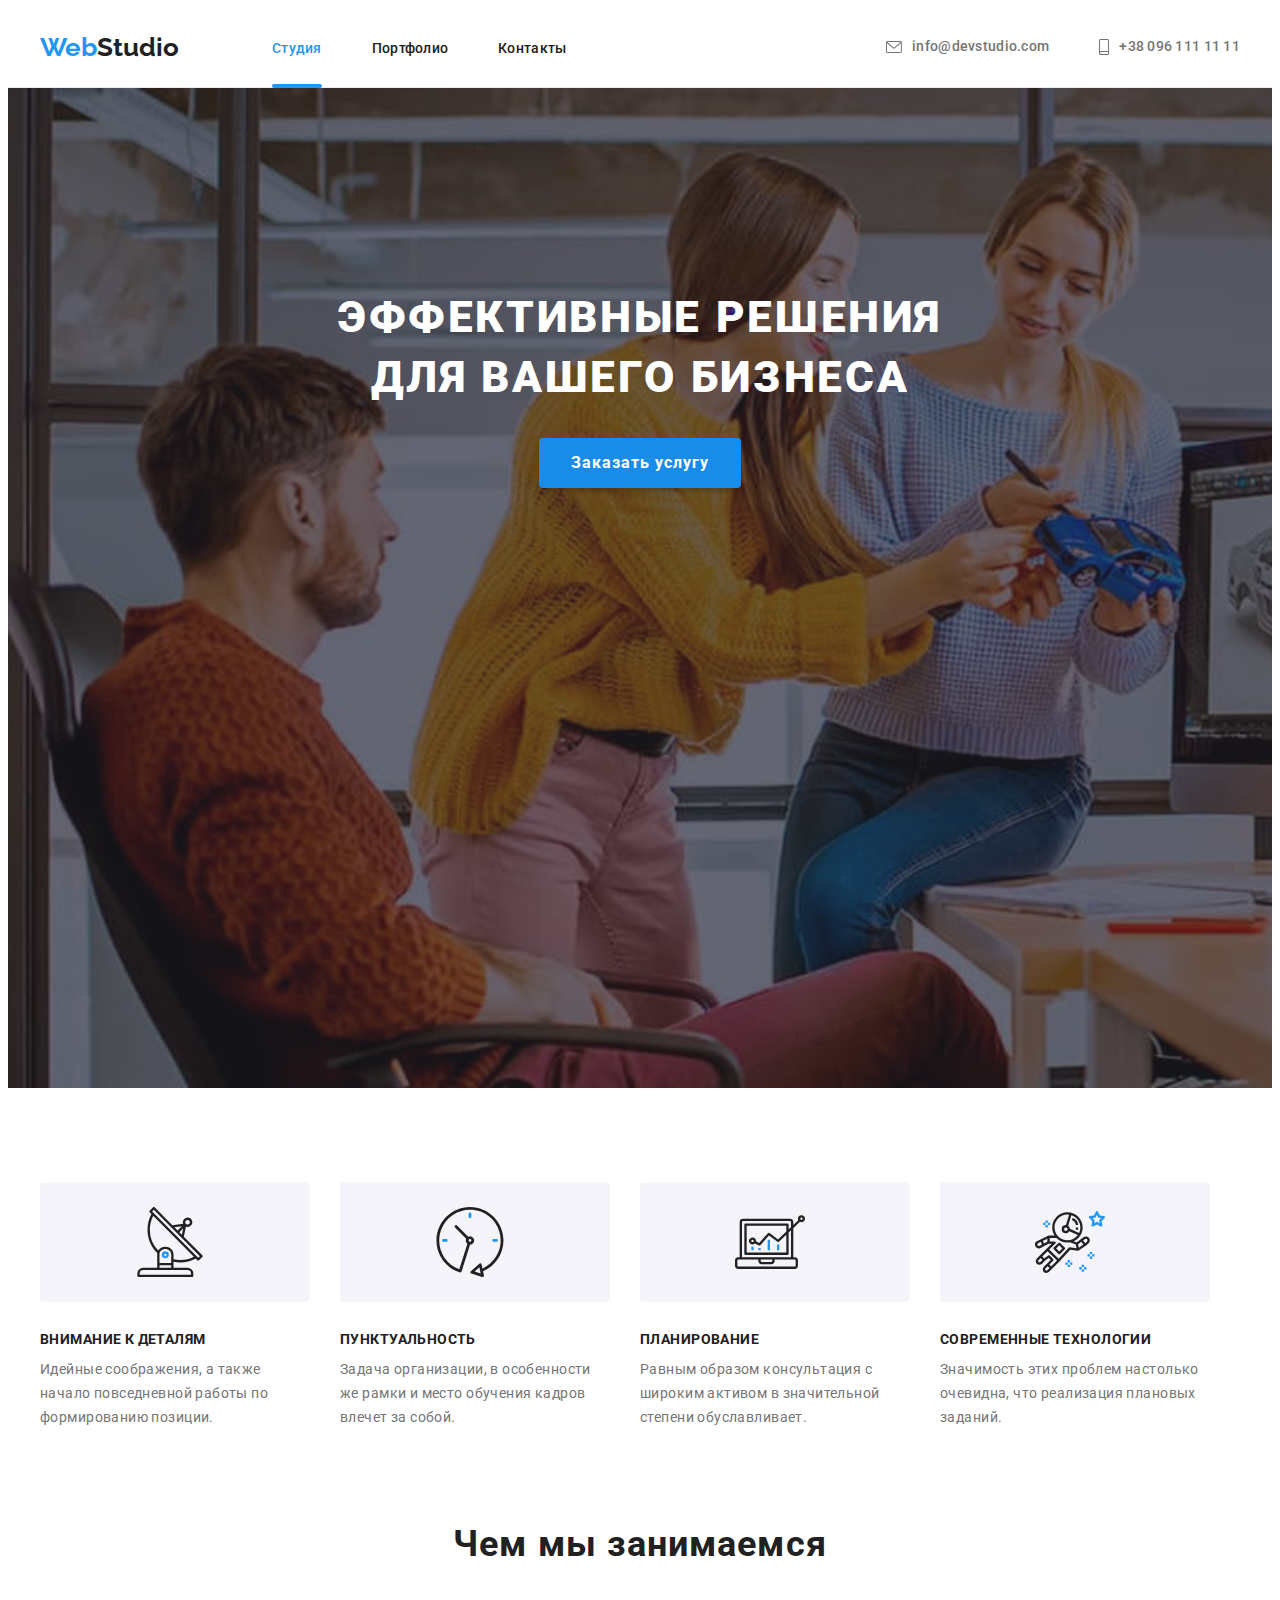
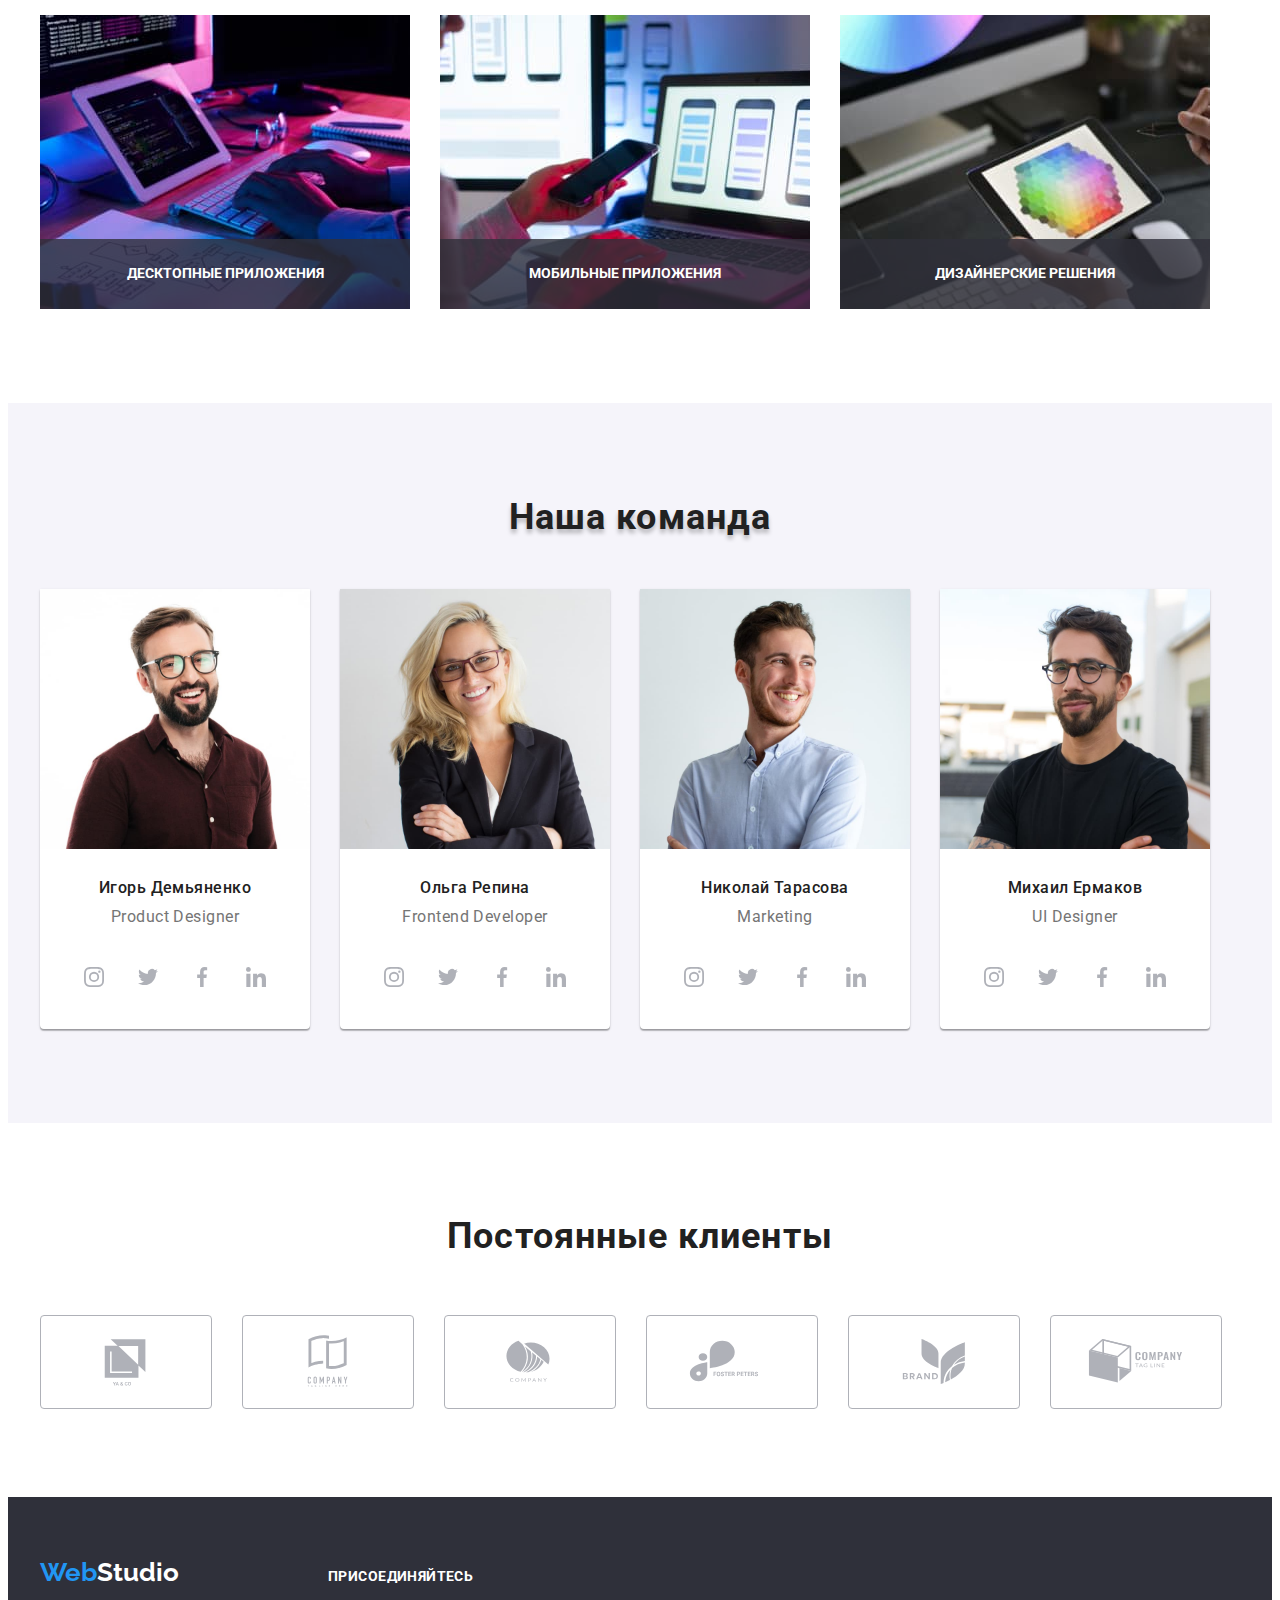
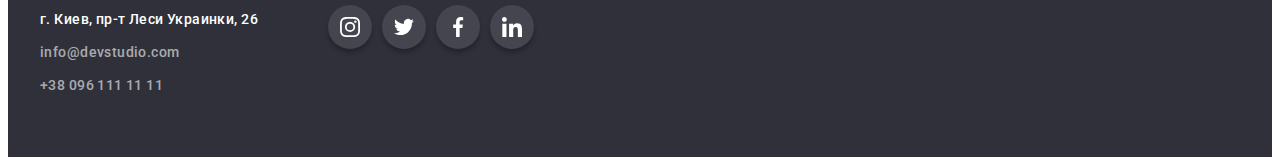
<file: index.html>
<!DOCTYPE html>
<html lang="ru">
  <head>
    <meta charset="UTF-8" />
    <meta http-equiv="X-UA-Compatible" content="IE=edge" />
    <meta name="viewport" content="width=device-width, initial-scale=1.0" />
    <title>Home Work 5</title>
    <link rel="preconnect" href="https://fonts.googleapis.com" />
    <link rel="preconnect" href="https://fonts.gstatic.com" crossorigin />
    <link
      href="https://fonts.googleapis.com/css2?family=Raleway:wght@700&family=Roboto:wght@400;500;700;900&display=swap"
      rel="stylesheet"
    />
    <link
      rel="stylesheet"
      href="https://cdnjs.cloudflare.com/ajax/libs/modern-normalize/1.1.0/modern-normalize.min.css"
      integrity="sha512-wpPYUAdjBVSE4KJnH1VR1HeZfpl1ub8YT/NKx4PuQ5NmX2tKuGu6U/JRp5y+Y8XG2tV+wKQpNHVUX03MfMFn9Q=="
      crossorigin="anonymous"
      referrerpolicy="no-referrer"
    />
    <link rel="stylesheet" href="./css/styles.css" />
  </head>
  <body>
    <header class="header">
      <div class="container header-container">
        <div class="flex-container">
          <a href="" class="header-logo"><span class="logo-span">Web</span>Studio</a>
          <nav>
            <ul class="marker-list header-list">
              <li class="item"><a class="nav-link current" href="">Студия</a></li>
              <li class="item"><a class="nav-link" href="./porfolio.html">Портфолио</a></li>
              <li class="item"><a class="nav-link" href="">Контакты</a></li>
            </ul>
          </nav>
          <ul class="marker-list header-list-contact">
            <li class="contact-item">
              <a class="contact-link" href="mailto:info@devstudio.com">
                <svg class="icon-header-mail" width="16" height="12">
                  <use href="./images/symbol-defs.svg#header-icon1"></use></svg
                >info@devstudio.com</a
              >
            </li>
            <li class="contact-item">
              <a class="contact-link" href="tel:+380961111111">
                <svg class="icon-header-mail" width="10" height="16">
                  <use href="./images/symbol-defs.svg#header-icon2"></use>
                </svg>
                +38 096 111 11 11
              </a>
            </li>
          </ul>
        </div>
      </div>
    </header>
    <main>
      <!-- SECTION HERO START -->
      <section class="hero-section hero">
        <div class="container">
          <h1 class="main-title">
            Эффективные решения <br />
            для вашего бизнеса
          </h1>
          <button type="button" class="btn-order-service" data-modal-open>Заказать услугу</button>
        </div>
      </section>
      <!-- SECTION HERO END -->
      <!-- SECTION OPPORTUNITIES START -->
      <section class="section">
        <div class="container">
          <h2 class="visually-hidden">Наши преимущества</h2>
          <ul class="marker-list list-box">
            <li class="item">
              <div class="icon-element">
                <svg class="icon-header-mail" width="70" height="70">
                  <use href="./images/symbol-defs.svg#opportunites-icon1"></use>
                </svg>
              </div>
              <h3 class="small-title">Внимание к деталям</h3>
              <p class="text-title">
                Идейные соображения, а также начало повседневной работы по формированию позиции.
              </p>
            </li>

            <li class="item">
              <div class="icon-element">
                <svg class="icon-header-mail" width="70" height="70">
                  <use href="./images/symbol-defs.svg#opportunites-icon2"></use>
                </svg>
              </div>
              <h3 class="small-title">Пунктуальность</h3>
              <p class="text-title">
                Задача организации, в особенности же рамки и место обучения кадров влечет за собой.
              </p>
            </li>

            <li class="item">
              <div class="icon-element">
                <svg class="icon-header-mail" width="70" height="70">
                  <use href="./images/symbol-defs.svg#opportunites-icon3"></use>
                </svg>
              </div>
              <h3 class="small-title">Планирование</h3>
              <p class="text-title">
                Равным образом консультация с широким активом в значительной степени обуславливает.
              </p>
            </li>

            <li class="item">
              <div class="icon-element">
                <svg class="icon-header-mail" width="70" height="70">
                  <use href="./images/symbol-defs.svg#opportunites-icon4"></use>
                </svg>
              </div>
              <h3 class="small-title">Современные технологии</h3>
              <p class="text-title">
                Значимость этих проблем настолько очевидна, что реализация плановых заданий.
              </p>
            </li>
          </ul>
        </div>
      </section>
      <!-- SECTION OPPORTUNITIES END -->
      <!-- SECTION ABOUT US START -->
      <section class="section section-about-us">
        <div class="container">
          <h2 class="section-title">Чем мы занимаемся</h2>
          <ul class="marker-list flex-box-img">
            <li class="item">
              <div class="box-computer-img">
                <img
                  class="computer-img"
                  src="./images/img-1.jpg"
                  alt="Компьютер"
                  width="370"
                  height="294"
                />
                <p class="text-on-img">Десктопные приложения</p>
              </div>
            </li>
            <li class="item">
              <div class="box-computer-img">
                <img
                  class="computer-img"
                  src="./images/img-2.jpg"
                  alt="Ноутбук"
                  width="370"
                  height="294"
                />
                <p class="text-on-img">Мобильные приложения</p>
              </div>
            </li>
            <li class="item">
              <div class="box-computer-img">
                <img
                  class="computer-img"
                  src="./images/img-3.jpg"
                  alt="Планшет с изображением"
                  width="370"
                  height="294"
                />
                <p class="text-on-img">Дизайнерские решения</p>
              </div>
            </li>
          </ul>
        </div>
      </section>
      <!-- SECTION ABOUT US END -->
      <!-- SECTION COMMAND START -->
      <section class="section section-command">
        <div class="container">
          <h2 class="section-title title-our-command">Наша команда</h2>
          <ul class="marker-list flex-box-pic">
            <li class="item item-pic">
              <img src="./images/photo-1.jpg" alt="Игорь Демьяненко" width="270" height="260" />
              <div class="text-wrapper">
                <h3 class="title-staff">Игорь Демьяненко</h3>
                <p class="text-staff-position" lang="en">Product Designer</p>
                <div class="icon-wrapper">
                  <a href="" class="link-social-icon">
                    <svg class="icon-social" width="20" height="20">
                      <use href="./images/symbol-defs.svg#instagram-icon"></use>
                    </svg>
                  </a>
                  <a href="" class="link-social-icon">
                    <svg class="icon-social" width="20" height="20">
                      <use href="./images/symbol-defs.svg#twitter-icon"></use>
                    </svg>
                  </a>
                  <a href="" class="link-social-icon">
                    <svg class="icon-social" width="20" height="20">
                      <use href="./images/symbol-defs.svg#facebook-icon"></use>
                    </svg>
                  </a>
                  <a href="" class="link-social-icon">
                    <svg class="icon-social" width="20" height="20">
                      <use href="./images/symbol-defs.svg#linkedin-icon"></use>
                    </svg>
                  </a>
                </div>
              </div>
            </li>
            <li class="item item-pic">
              <img src="./images/photo-2.jpg" alt="Ольга Репина" width="270" height="260" />
              <div class="text-wrapper">
                <h3 class="title-staff">Ольга Репина</h3>
                <p class="text-staff-position" lang="en">Frontend Developer</p>
                <div class="icon-wrapper">
                  <a href="" class="link-social-icon icon-instagram">
                    <svg class="icon-social" width="20" height="20">
                      <use href="./images/symbol-defs.svg#instagram-icon"></use>
                    </svg>
                  </a>
                  <a href="" class="link-social-icon">
                    <svg class="icon-social" width="20" height="20">
                      <use href="./images/symbol-defs.svg#twitter-icon"></use>
                    </svg>
                  </a>
                  <a href="" class="link-social-icon">
                    <svg class="icon-social" width="20" height="20">
                      <use href="./images/symbol-defs.svg#facebook-icon"></use>
                    </svg>
                  </a>
                  <a href="" class="link-social-icon icon-linkedin">
                    <svg class="icon-social" width="20" height="20">
                      <use href="./images/symbol-defs.svg#linkedin-icon"></use>
                    </svg>
                  </a>
                </div>
              </div>
            </li>
            <li class="item item-pic">
              <img src="./images/photo-3.jpg" alt="Николай Тарасов" width="270" height="260" />
              <div class="text-wrapper">
                <h3 class="title-staff">Николай Тарасова</h3>
                <p class="text-staff-position" lang="en">Marketing</p>
                <div class="icon-wrapper">
                  <a href="" class="link-social-icon icon-instagram">
                    <svg class="icon-social" width="20" height="20">
                      <use href="./images/symbol-defs.svg#instagram-icon"></use>
                    </svg>
                  </a>
                  <a href="" class="link-social-icon">
                    <svg class="icon-social" width="20" height="20">
                      <use href="./images/symbol-defs.svg#twitter-icon"></use>
                    </svg>
                  </a>
                  <a href="" class="link-social-icon">
                    <svg class="icon-social" width="20" height="20">
                      <use href="./images/symbol-defs.svg#facebook-icon"></use>
                    </svg>
                  </a>
                  <a href="" class="link-social-icon icon-linkedin">
                    <svg class="icon-social" width="20" height="20">
                      <use href="./images/symbol-defs.svg#linkedin-icon"></use>
                    </svg>
                  </a>
                </div>
              </div>
            </li>
            <li class="item item-pic">
              <img src="./images/photo-4.jpg" alt="Михаил Ермаков" width="270" height="260" />
              <div class="text-wrapper">
                <h3 class="title-staff">Михаил Ермаков</h3>
                <p class="text-staff-position" lang="en">UI Designer</p>
                <div class="icon-wrapper">
                  <a href="" class="link-social-icon icon-instagram">
                    <svg class="icon-social" width="20" height="20">
                      <use href="./images/symbol-defs.svg#instagram-icon"></use>
                    </svg>
                  </a>
                  <a href="" class="link-social-icon">
                    <svg class="icon-social" width="20" height="20">
                      <use href="./images/symbol-defs.svg#twitter-icon"></use>
                    </svg>
                  </a>
                  <a href="" class="link-social-icon">
                    <svg class="icon-social" width="20" height="20">
                      <use href="./images/symbol-defs.svg#facebook-icon"></use>
                    </svg>
                  </a>
                  <a href="" class="link-social-icon icon-linkedin">
                    <svg class="icon-social" width="20" height="20">
                      <use href="./images/symbol-defs.svg#linkedin-icon"></use>
                    </svg>
                  </a>
                </div>
              </div>
            </li>
          </ul>
        </div>
      </section>
      <!-- SECTION COMMAND END -->
      <!-- SECTION CLIENTS START -->
      <section class="section-clients">
        <div class="container">
          <h2 class="section-title title-clients">Постоянные клиенты</h2>
          <ul class="list-icon">
            <li class="item-icon">
              <a class="link-icon" href="">
                <svg class="icon-clients" width="106" height="60">
                  <use href="./images/symbol-defs.svg#sponsor-icon1"></use>
                </svg>
              </a>
            </li>
            <li class="item-icon">
              <a class="link-icon" href="">
                <svg class="icon-clients" width="106" height="60">
                  <use href="./images/symbol-defs.svg#sponsor-icon2"></use>
                </svg>
              </a>
            </li>
            <li class="item-icon">
              <a class="link-icon" href="">
                <svg class="icon-clients" width="106" height="60">
                  <use href="./images/symbol-defs.svg#sponsor-icon3"></use>
                </svg>
              </a>
            </li>
            <li class="item-icon">
              <a class="link-icon" href="">
                <svg class="icon-clients" width="106" height="60">
                  <use href="./images/symbol-defs.svg#sponsor-icon4"></use>
                </svg>
              </a>
            </li>
            <li class="item-icon">
              <a class="link-icon" href="">
                <svg class="icon-clients" width="106" height="60">
                  <use href="./images/symbol-defs.svg#sponsor-icon5"></use>
                </svg>
              </a>
            </li>
            <li class="item-icon">
              <a class="link-icon" href="">
                <svg class="icon-clients" width="106" height="60">
                  <use href="./images/symbol-defs.svg#sponsor-icon6"></use>
                </svg>
              </a>
            </li>
          </ul>
        </div>
      </section>

      <!-- SECTION CLIENTS END-->
    </main>
    <footer class="footer">
      <div class="container footer-flex-container">
        <div class="link-wrapper">
          <a href="" class="footer-logo"><span class="logo-span">Web</span>Studio</a>
          <address>
            <ul class="marker-list">
              <li class="item">
                <a
                  class="footer-link-contact footer-link-adress"
                  href="https://goo.gl/maps/3jRDSdYq94xRZy5t9"
                  target="_blank"
                  >г. Киев, пр-т Леси Украинки, 26</a
                >
              </li>
              <li class="item">
                <a class="footer-link-contact" href="mailto:info@devstudio.com"
                  >info@devstudio.com</a
                >
              </li>
              <li class="item">
                <a class="footer-link-contact" href="tel:+380961111111">+38 096 111 11 11</a>
              </li>
            </ul>
          </address>
        </div>
        <div class="footer-icon-wrapper">
          <p class="text-footer-icon">присоединяйтесь</p>
          <ul class="list-icon-wrapper">
            <li class="item-footer-icon">
              <a href="" class="footer-link-icon">
                <svg class="icon-social" width="20" height="20">
                  <use href="./images/symbol-defs.svg#instagram-icon"></use>
                </svg>
              </a>
            </li>
            <li class="item-footer-icon">
              <a href="" class="footer-link-icon">
                <svg class="icon-social" width="20" height="20">
                  <use href="./images/symbol-defs.svg#twitter-icon"></use>
                </svg>
              </a>
            </li>
            <li class="item-footer-icon">
              <a href="" class="footer-link-icon">
                <svg class="icon-social" width="20" height="20">
                  <use href="./images/symbol-defs.svg#facebook-icon"></use>
                </svg>
              </a>
            </li>
            <li class="item-footer-icon">
              <a href="" class="footer-link-icon">
                <svg class="icon-social" width="20" height="20">
                  <use href="./images/symbol-defs.svg#linkedin-icon"></use>
                </svg>
              </a>
            </li>
          </ul>
        </div>
      </div>
    </footer>
    <div class="backdrop is-hidden" data-modal>
      <div class="modal">
        <button class="btn-modal" type="button" data-modal-close>
          <svg class="modal-close-icon" width="18" height="18">
            <use href="./images/symbol-defs.svg#close-icon"></use>
          </svg>
        </button>
      </div>
    </div>
    <script src="./js/modal.js"></script>
  </body>
</html>
</file>
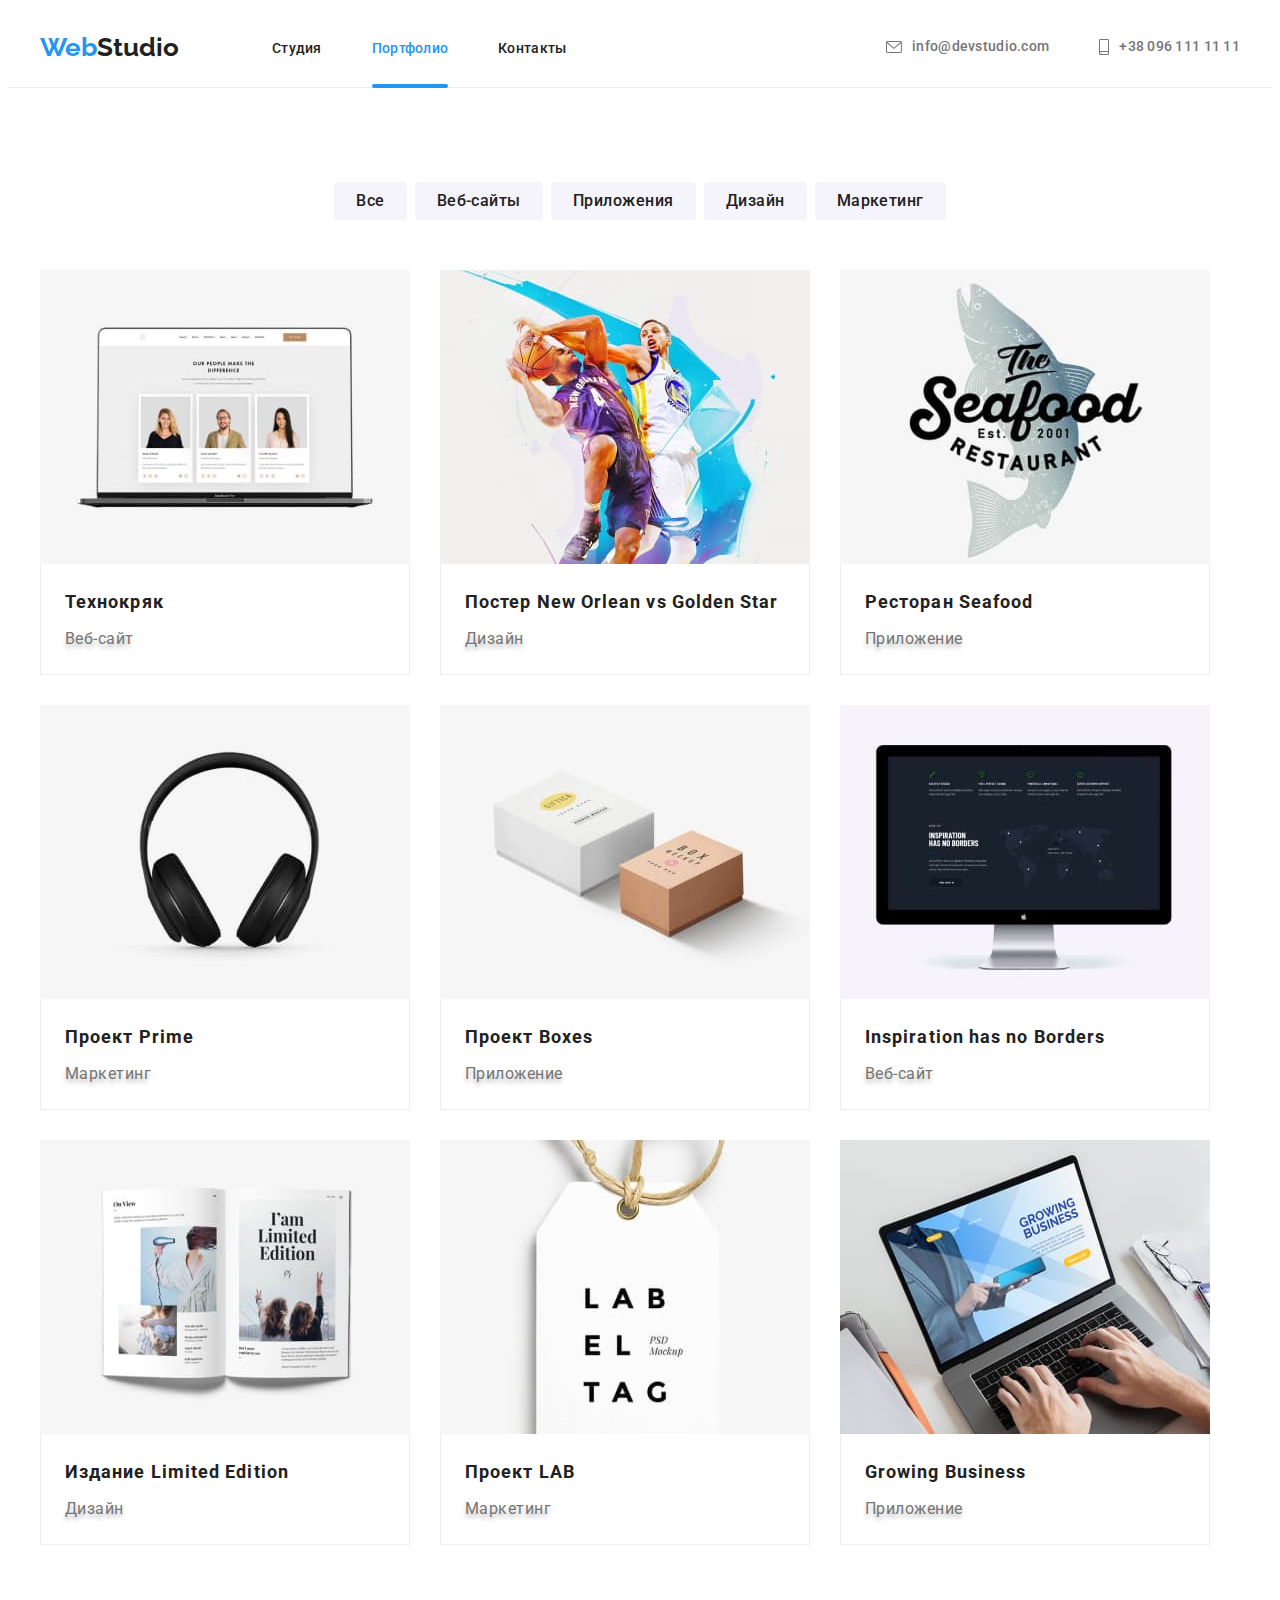
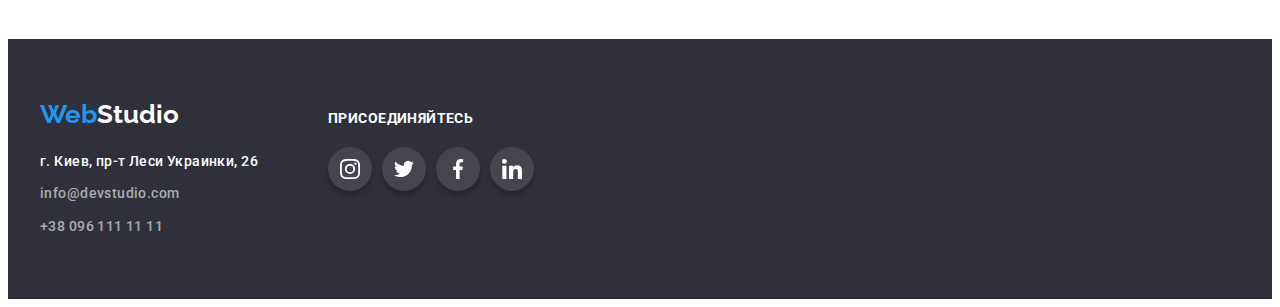
<file: porfolio.html>
<!DOCTYPE html>
<html lang="ru">
  <head>
    <meta charset="UTF-8" />
    <meta http-equiv="X-UA-Compatible" content="IE=edge" />
    <meta name="viewport" content="width=device-width, initial-scale=1.0" />
    <title>Home Work 5</title>
    <link rel="preconnect" href="https://fonts.googleapis.com" />
    <link rel="preconnect" href="https://fonts.gstatic.com" crossorigin />
    <link
      href="https://fonts.googleapis.com/css2?family=Raleway:wght@700&family=Roboto:wght@400;500;700;900&display=swap"
      rel="stylesheet"
    />
    <link
      rel="stylesheet"
      href="https://cdnjs.cloudflare.com/ajax/libs/modern-normalize/1.1.0/modern-normalize.min.css"
      integrity="sha512-wpPYUAdjBVSE4KJnH1VR1HeZfpl1ub8YT/NKx4PuQ5NmX2tKuGu6U/JRp5y+Y8XG2tV+wKQpNHVUX03MfMFn9Q=="
      crossorigin="anonymous"
      referrerpolicy="no-referrer"
    />
    <link rel="stylesheet" href="./css/styles.css" />
  </head>
  <body>
    <header class="header">
      <div class="container">
        <div class="flex-container">
          <a href="" class="header-logo"><span class="logo-span">Web</span>Studio</a>
          <nav>
            <ul class="marker-list header-list">
              <li class="item"><a class="nav-link" href="./index.html">Студия</a></li>
              <li class="item"><a class="nav-link current" href="">Портфолио</a></li>
              <li class="item"><a class="nav-link" href="">Контакты</a></li>
            </ul>
          </nav>
          <ul class="marker-list header-list-contact">
            <li class="contact-item">
              <a class="contact-link" href="mailto:info@devstudio.com">
                <svg class="icon-header-mail" width="16" height="12">
                  <use href="./images/symbol-defs.svg#header-icon1"></use></svg
                >info@devstudio.com</a
              >
            </li>
            <li class="contact-item">
              <a class="contact-link" href="tel:+380961111111">
                <svg class="icon-header-mail" width="10" height="16">
                  <use href="./images/symbol-defs.svg#header-icon2"></use>
                </svg>
                +38 096 111 11 11
              </a>
            </li>
          </ul>
        </div>
      </div>
    </header>
    <main>
      <section class="section-portfolio">
        <div class="container">
          <h1 class="visually-hidden">Наши проекты</h1>
          <ul class="marker-list btn-list">
            <li class="item"><button class="button-portfolio" type="button">Все</button></li>
            <li class="item"><button class="button-portfolio" type="button">Веб-сайты</button></li>
            <li class="item"><button class="button-portfolio" type="button">Приложения</button></li>
            <li class="item"><button class="button-portfolio" type="button">Дизайн</button></li>
            <li class="item"><button class="button-portfolio" type="button">Маркетинг</button></li>
          </ul>
          <ul class="marker-list cards-list">
            <li class="item">
              <a href="" class="link-img">
                <div class="img-wrapper">
                  <img src="./images/projects-img1.jpg" alt="Технокряк" width="370" height="294" />
                  <p class="overlay">
                    Технокряк это современная площадка распространения коронавируса. Компании
                    используют эту платформу для цифрового шпионажа и атак на защищённые сервера
                    конкурентов.
                  </p>
                </div>
                <div class="text-card">
                  <h2 class="portfolio-title">Технокряк</h2>
                  <p class="text-services">Веб-сайт</p>
                </div>
              </a>
            </li>

            <li class="item">
              <a href="" class="link-img">
                <div class="img-wrapper">
                  <img
                    src="./images/projects-img2.jpg"
                    alt="Постер New Orlean vs Golden Star"
                    width="370"
                    height="294"
                  />
                  <p class="overlay">
                    Технокряк это современная площадка распространения коронавируса. Компании
                    используют эту платформу для цифрового шпионажа и атак на защищённые сервера
                    конкурентов.
                  </p>
                </div>
                <div class="text-card">
                  <h2 class="portfolio-title">
                    Постер <span lang="en">New Orlean vs Golden Star</span>
                  </h2>
                  <p class="text-services">Дизайн</p>
                </div>
              </a>
            </li>

            <li class="item">
              <a href="" class="link-img">
                <div class="img-wrapper">
                  <img
                    src="./images/projects-img3.jpg"
                    alt="Ресторан Seafood"
                    width="370"
                    height="294"
                  />
                  <p class="overlay">
                    Технокряк это современная площадка распространения коронавируса. Компании
                    используют эту платформу для цифрового шпионажа и атак на защищённые сервера
                    конкурентов.
                  </p>
                </div>
                <div class="text-card">
                  <h2 class="portfolio-title">Ресторан <span lang="en">Seafood</span></h2>
                  <p class="text-services">Приложение</p>
                </div>
              </a>
            </li>

            <li class="item">
              <a href="" class="link-img">
                <div class="img-wrapper">
                  <img
                    src="./images/projects-img4.jpg"
                    alt="Проект Prime"
                    width="370"
                    height="294"
                  />
                  <p class="overlay">
                    Технокряк это современная площадка распространения коронавируса. Компании
                    используют эту платформу для цифрового шпионажа и атак на защищённые сервера
                    конкурентов.
                  </p>
                </div>
                <div class="text-card">
                  <h2 class="portfolio-title">Проект <span lang="en">Prime</span></h2>
                  <p class="text-services">Маркетинг</p>
                </div>
              </a>
            </li>

            <li class="item">
              <a href="" class="link-img">
                <div class="img-wrapper">
                  <img
                    src="./images/projects-img5.jpg"
                    alt="Проект Boxes"
                    width="370"
                    height="294"
                  />
                  <p class="overlay">
                    Технокряк это современная площадка распространения коронавируса. Компании
                    используют эту платформу для цифрового шпионажа и атак на защищённые сервера
                    конкурентов.
                  </p>
                </div>

                <div class="text-card">
                  <h2 class="portfolio-title">Проект <span lang="en">Boxes</span></h2>
                  <p class="text-services">Приложение</p>
                </div>
              </a>
            </li>

            <li class="item">
              <a href="" class="link-img">
                <div class="img-wrapper">
                  <img
                    src="./images/projects-img6.jpg"
                    alt="Inspiration has no Borders"
                    width="370"
                    height="294"
                  />
                  <p class="overlay">
                    Технокряк это современная площадка распространения коронавируса. Компании
                    используют эту платформу для цифрового шпионажа и атак на защищённые сервера
                    конкурентов.
                  </p>
                </div>
                <div class="text-card">
                  <h2 lang="en" class="portfolio-title">Inspiration has no Borders</h2>
                  <p class="text-services">Веб-сайт</p>
                </div>
              </a>
            </li>

            <li class="item">
              <a href="" class="link-img">
                <div class="img-wrapper">
                  <img
                    src="./images/projects-img7.jpg"
                    alt="Издание Limited Edition"
                    width="370"
                    height="294"
                  />
                  <p class="overlay">
                    Технокряк это современная площадка распространения коронавируса. Компании
                    используют эту платформу для цифрового шпионажа и атак на защищённые сервера
                    конкурентов.
                  </p>
                </div>
                <div class="text-card">
                  <h2 class="portfolio-title">Издание <span lang="en">Limited Edition</span></h2>
                  <p class="text-services">Дизайн</p>
                </div>
              </a>
            </li>

            <li class="item">
              <a href="" class="link-img">
                <div class="img-wrapper">
                  <img src="./images/projects-img8.jpg" alt="Проект LAB" width="370" height="294" />
                  <p class="overlay">
                    Технокряк это современная площадка распространения коронавируса. Компании
                    используют эту платформу для цифрового шпионажа и атак на защищённые сервера
                    конкурентов.
                  </p>
                </div>
                <div class="text-card">
                  <h2 class="portfolio-title">Проект LAB</h2>
                  <p class="text-services">Маркетинг</p>
                </div>
              </a>
            </li>

            <li class="item">
              <a href="" class="link-img">
                <div class="img-wrapper">
                  <img
                    src="./images/projects-img9.jpg"
                    alt="Growing Business"
                    width="370"
                    height="294"
                  />
                  <p class="overlay">
                    Технокряк это современная площадка распространения коронавируса. Компании
                    используют эту платформу для цифрового шпионажа и атак на защищённые сервера
                    конкурентов.
                  </p>
                </div>
                <div class="text-card">
                  <h2 class="portfolio-title" lang="en">Growing Business</h2>
                  <p class="text-services">Приложение</p>
                </div>
              </a>
            </li>
          </ul>
        </div>
      </section>
    </main>
    <footer class="footer">
      <div class="container footer-flex-container">
        <div class="link-wrapper">
          <a href="" class="footer-logo"><span class="logo-span">Web</span>Studio</a>
          <address>
            <ul class="marker-list">
              <li class="item">
                <a
                  class="footer-link-contact footer-link-adress"
                  href="https://goo.gl/maps/3jRDSdYq94xRZy5t9"
                  target="_blank"
                  >г. Киев, пр-т Леси Украинки, 26</a
                >
              </li>
              <li class="item">
                <a class="footer-link-contact" href="mailto:info@devstudio.com"
                  >info@devstudio.com</a
                >
              </li>
              <li class="item">
                <a class="footer-link-contact" href="tel:+380961111111">+38 096 111 11 11</a>
              </li>
            </ul>
          </address>
        </div>
        <div class="footer-icon-wrapper">
          <p class="text-footer-icon">присоединяйтесь</p>
          <ul class="list-icon-wrapper">
            <li class="item-footer-icon">
              <a href="" class="footer-link-icon">
                <svg class="icon-social" width="20" height="20">
                  <use href="./images/symbol-defs.svg#instagram-icon"></use>
                </svg>
              </a>
            </li>
            <li class="item-footer-icon">
              <a href="" class="footer-link-icon">
                <svg class="icon-social" width="20" height="20">
                  <use href="./images/symbol-defs.svg#twitter-icon"></use>
                </svg>
              </a>
            </li>
            <li class="item-footer-icon">
              <a href="" class="footer-link-icon">
                <svg class="icon-social" width="20" height="20">
                  <use href="./images/symbol-defs.svg#facebook-icon"></use>
                </svg>
              </a>
            </li>
            <li class="item-footer-icon">
              <a href="" class="footer-link-icon">
                <svg class="icon-social" width="20" height="20">
                  <use href="./images/symbol-defs.svg#linkedin-icon"></use>
                </svg>
              </a>
            </li>
          </ul>
        </div>
      </div>
    </footer>
  </body>
</html>
</file>
<file: css/styles.css>
:root {
  --main-color: #757575;

  --dark-color: #212121;

  --secondary-color: #ffffff;

  --footer-link-color: rgba(255, 255, 255, 0.6);

  --hover-color: #2196f3;

  --font-text: 14px;

  --font-weight-main: 500;
}

body {
  font-family: 'Roboto', sans-serif;
  color: var(--main-color);
}

h1,
h2,
h3,
h4,
ul,
p {
  margin: 0;
  padding: 0;
}

img {
  display: block;
}
.marker-list {
  list-style-type: none;
  padding: 0;
}

/* =====HEADER START====== */
.header {
  border-bottom: 1px solid #ececec;
}

.container {
  width: 1200px;
  padding: 0 15px;
  margin: 0 auto;
}

header a {
  padding: 24px 0px;
}
.flex-container {
  display: flex;
  align-items: center;
}

.header-logo {
  font-family: 'Raleway', sans-serif;
  font-size: 26px;
  font-weight: 700;
  line-height: 1.19;
  text-decoration: none;
  color: var(--dark-color);
  margin-right: 93px;

  transition: text-shadow 250ms cubic-bezier(0.4, 0, 0.2, 1);
}

.header-logo:hover,
.header-logo:focus {
  text-shadow: 0px 4px 4px rgba(0, 0, 0, 0.25), 0px 4px 4px rgba(0, 0, 0, 0.25);
}

.logo-span {
  color: var(--hover-color);
}

.header-list {
  display: flex;
}

.header-list > .item:not(:last-child) {
  margin-right: 50px;
}
.marker-list .nav-link {
  position: relative;
  padding-bottom: 32px;

  font-size: var(--font-text);
  font-weight: var(--font-weight-main);
  line-height: 1.14;
  text-decoration: none;
  color: var(--dark-color);
  letter-spacing: 0.02em;

  transition: color 250ms cubic-bezier(0.4, 0, 0.2, 1);
}

.nav-link:hover,
.nav-link:focus {
  color: var(--hover-color);
}

.marker-list .current {
  color: var(--hover-color);
}

.marker-list .current::after {
content: "";

position: absolute;
bottom: 0;
left: 0;
width: 100%;
height: 4px;
background: #2196F3;
border-radius: 2px;
}

.header-list-contact > .contact-item:first-child {
  margin-right: 50px;
}

.header-list-contact {
  display: flex;
  margin-left: auto;
}

.contact-link {
  display: flex;
  justify-content: center;
  align-items: center;
  font-size: var(--font-text);
  font-weight: var(--font-weight-main);
  line-height: 1.14;
  text-decoration: none;
  color: var(--main-color);
  font-style: normal;
  letter-spacing: 0.02em;

  transition: color 250ms cubic-bezier(0.4, 0, 0.2, 1);
}

.contact-link:hover,
.contact-link:focus {
  color: var(--hover-color);
}

.icon-header-mail {
  margin-right: 10px;
  fill: currentColor;
}

/* =====HEADER END====== */

/* =======HERO START====== */
.hero-section {
  margin-right: auto;
  margin-left: auto;
  max-width: 1600px;
  height: 600px;
  padding-bottom: 200px;
  padding-top: 200px;

  text-align: center;
  background-image: linear-gradient(rgba(47, 48, 58, 0.4), rgba(47, 48, 58, 0.4)),
    url(../images/background-img1.jpg);
  background-repeat: no-repeat;
  background-size: cover;
  background-color: #2f303a;
}

.main-title {
  margin-bottom: 30px;

  color: var(--secondary-color);
  font-weight: 900;
  line-height: 1.36;
  font-size: 44px;
  text-transform: uppercase;
  letter-spacing: 0.06em;
  text-align: center;
}

.btn-order-service {
  padding: 10px 32px;
  border: 0px;
  border-radius: 4px;

  font-family: 'Roboto', sans-serif;
  color: var(--secondary-color);
  font-weight: 700;
  font-size: 16px;
  line-height: 1.87;
  letter-spacing: 0.06em;
  background-color: #188ce8;
  box-shadow: 0px 4px 4px rgba(0, 0, 0, 0.15);

  cursor: pointer;
  transition: background-color 250ms cubic-bezier(0.4, 0, 0.2, 1);
}

.btn-order-service:hover,
.btn-order-service:focus {
  background-color: var(--hover-color);
}
/* =======HERO END====== */

/* ======SECTION OPPORTUNITIES START======= */

/* Утилита скрытия текста */
.visually-hidden {
  position: absolute;
  width: 1px;
  height: 1px;
  margin: -1px;
  border: 0;
  padding: 0;
  white-space: nowrap;
  clip-path: inset(100%);
  clip: rect(0 0 0 0);
  overflow: hidden;
}

.section {
  padding: 94px 0;
}

.list-box {
  display: flex;
}

.list-box > .item {
  width: 270px;
}

.list-box .item:not(:last-child) {
  margin-right: 30px;
}

.icon-element {
  display: flex;
  justify-content: center;
  align-items: center;
  width: 270px;
  height: 120px;
  margin-bottom: 30px;
  border-radius: 4px;

  background-color: #f5f4fa;
}
.small-title {
  margin-bottom: 10px;

  line-height: 1.14;
  letter-spacing: 0.03em;
  text-transform: uppercase;
  color: var(--dark-color);
  font-size: var(--font-text);
  font-weight: 700;
}

.text-title {
  font-size: var(--font-text);
  letter-spacing: 0.03em;
  line-height: 1.71;
}

/* ======SECTION OPPORTUNITIES END======= */

/* ======SECTION ABOUT US START======= */
.section-about-us {
  padding-top: 0;
}

.flex-box-img {
  display: flex;
  margin-left: -30px;
  margin-top: -30px;

  flex-basis: calc((100% - 90px) / 4);
}

.flex-box-img .item {
  margin-left: 30px;
  margin-top: 30px;
}

.box-computer-img {
position: relative;

}

.text-on-img {
position: absolute;
bottom: 0;
left: 0;

display:flex;
justify-content: center;
align-items: center;
width: 370px;
height: 70px;

font-weight: 700;
font-size: 14px;
line-height: 1.14;
text-transform: uppercase;
color: white;
background: rgba(47, 48, 58, 0.8);


}

.section-title {
  margin-bottom: 50px;

  text-align: center;
  font-weight: 700;
  font-size: 36px;
  line-height: 1.16;
  letter-spacing: 0.03em;
  color: var(--dark-color);
}

/* ======SECTION ABOUT US END======= */

/* ======SECTION COMMAND START====== */
.section-command {
  background-color: #f5f4fa;
}

.flex-box-pic {
  display: flex;
  flex-basis: calc((100% - 120px) / 4);

  margin-left: -30px;
}

.item-pic {
  margin-left: 30px;

  text-align: center;
  background: #ffffff;
  box-shadow: 0px 1px 3px rgba(0, 0, 0, 0.12), 0px 1px 1px rgba(0, 0, 0, 0.14),
    0px 2px 1px rgba(0, 0, 0, 0.2);
  border-radius: 0px 0px 4px 4px;
}

.text-wrapper {
  padding-bottom: 30px;
  padding-top: 30px;
}

.title-our-command {
  text-shadow: 0px 4px 4px rgba(0, 0, 0, 0.25);
}

.title-staff {
  margin-bottom: 10px;

  color: var(--dark-color);
  font-size: 16px;
  line-height: 1.18;
  letter-spacing: 0.03em;
  font-weight: 500;
}

.text-staff-position {
  margin-bottom: 28px;

  font-size: 16px;
  line-height: 1.18;
  letter-spacing: 0.03em;
}

.icon-wrapper {
  display: flex;
  align-items: center;
  justify-content: center;
}

.link-social-icon {
  display: flex;
  justify-content: center;
  align-items: center;
  width: 44px;
  height: 44px;
  color: #afb1b8;
  cursor: pointer;
  transition: color 250ms cubic-bezier(0.4, 0, 0.2, 1),
    background-color 250ms cubic-bezier(0.4, 0, 0.2, 1),
    border-radius 250ms cubic-bezier(0.4, 0, 0.2, 1);
}

.link-social-icon:hover,
.link-social-icon:focus {
  color: var(--secondary-color);
  background-color: var(--hover-color);
  border-radius: 50%;
}

.link-social-icon:not(:last-child) {
  margin-right: 10px;
}

.icon-social {
  fill: currentColor;
}

/* ======SECTION COMMAND END====== */

/* ======SECTION CLIENTS START====== */
.section-clients {
  padding-top: 93px;
  padding-bottom: 88px;
}

.section-clients li {
  list-style: none;
}

.section-title.title-clients {
  margin-bottom: 57px;
}
.list-icon {
  display: flex;
}
.item-icon:not(:first-child) {
  margin-left: 30px;
}

.link-icon {
  display: block;
}

.link-icon {
  display: flex;
  width: 170px;
  height: 92px;
  justify-content: center;
  align-items: center;
  color: #afb1b8;
  border: 1px solid #afb1b8;
  border-radius: 4px;

  transition: color 250ms cubic-bezier(0.4, 0, 0.2, 1), border 250ms cubic-bezier(0.4, 0, 0.2, 1);
}

.link-icon:hover,
.link-icon:focus {
  color: #2196f3;
  border: 1px solid #2196f3;
}

.icon-clients {
  fill: currentColor;
}

/* ======SECTION CLIENTS END====== */

/* =======PAGE PORTFOLIO START====== */
.section-portfolio {
  padding-top: 94px;
  padding-bottom: 94px;
}

.btn-list {
  display: flex;
  justify-content: center;
  margin-bottom: 50px;
}

.btn-list > .item:not(:last-child) {
  margin-right: 8px;
}

.button-portfolio {
  padding: 6px 22px;
  border: 0;
  border-radius: 4px;

  font-family: 'Roboto', sans-serif;
  font-weight: var(--font-weight-main);
  font-size: 16px;
  line-height: 1.62;
  letter-spacing: 0.03em;
  color: var(--dark-color);
  background: #f5f4fa;

  cursor: pointer;

  transition: color 250ms cubic-bezier(0.4, 0, 0.2, 1),
    background-color 250ms cubic-bezier(0.4, 0, 0.2, 1),
    box-shadow 250ms cubic-bezier(0.4, 0, 0.2, 1);
}

.button-portfolio:hover,
.button-portfolio:focus {
  color: var(--secondary-color);
  background-color: var(--hover-color);
  box-shadow: 0px 3px 1px rgba(0, 0, 0, 0.1), 0px 1px 2px rgba(0, 0, 0, 0.08),
    0px 2px 2px rgba(0, 0, 0, 0.12);
}

.cards-list {
  display: flex;
  flex-wrap: wrap;
  flex-basis: calc((100% - 90px) / 3);
  margin-left: -30px;
  margin-top: -30px;
}

.cards-list > .item {
  margin-left: 30px;
  margin-top: 30px;
  transition: box-shadow 250ms cubic-bezier(0.4, 0, 0.2, 1);
}

.cards-list .item:hover {
  box-shadow: 0px 4px 4px rgba(0, 0, 0, 0.25);
}

.link-img {
  text-decoration: none;
  color: var(--main-color);
}

/* OVERLAY START*/
.img-wrapper {
  position: relative;
  overflow: hidden; 
}

.overlay {
  position: absolute;
  top: 0;
  left: 0;
  width: 100%;
  height: 100%;
  overflow: auto;

  padding: 63px 24px;

  color: var(--secondary-color);
  font-size: 18px;
  line-height: 1.55;

  transform: translateY(100%);
  transition: transform 250ms cubic-bezier(0.4, 0, 0.2, 1),
    background 250ms cubic-bezier(0.4, 0, 0.2, 1);
}

.link-img:hover .overlay,
.link-img:focus .overlay {
  transform: translateY(0%);
  background: rgba(33, 150, 243, 0.9);
}

/* OVERLAY END*/
.text-card {
  padding: 20px 24px;

  background: #ffffff;
  border-bottom: 1px solid #eeeeee;
  border-right: 1px solid #eeeeee;
  border-left: 1px solid #eeeeee;
}

.portfolio-title {
  margin-bottom: 4px;

  color: var(--dark-color);
  font-size: 18px;
  line-height: 2;
  letter-spacing: 0.06em;
  font-weight: 700;
}

.text-services {
  font-size: 16px;
  line-height: 1.87;
  letter-spacing: 0.03em;
  text-shadow: 0px 4px 4px rgba(0, 0, 0, 0.25);
}
/* =======PAGE PORTFOLIO END======= */

/* ======FOOTER START====== */
.footer {
  background: #2f303a;
  padding-bottom: 60px;
  padding-top: 60px;
}

.footer-logo {
  display: inline-block;
  margin-bottom: 20px;

  font-family: 'Raleway', sans-serif;
  font-size: 26px;
  font-weight: 700;
  line-height: 1.19;
  text-decoration: none;
  color: var(--secondary-color);

  transition: text-shadow 250ms cubic-bezier(0.4, 0, 0.2, 1);
}

.footer-logo:hover,
.footer-logo:focus {
  text-shadow: 0px 4px 4px rgba(0, 0, 0, 0.25), 0px 4px 4px rgba(0, 0, 0, 0.25);
}

.footer .item:not(:last-child) {
  margin-bottom: 9px;
}
.footer-link-contact {
  font-size: var(--font-text);
  font-weight: var(--font-weight-main);
  line-height: 1.71;
  text-decoration: none;
  color: var(--footer-link-color);
  letter-spacing: 0.03em;
  font-style: normal;

  transition: color 250ms cubic-bezier(0.4, 0, 0.2, 1);
}

.footer-link-contact:hover,
.footer-link-contact:focus {
  color: var(--hover-color);
}

.footer-link-adress {
  color: var(--secondary-color);
}

.list-icon-wrapper li {
  list-style: none;
}
/* STYLES FOR ICON */
.footer-flex-container {
  display: flex;
  align-items: baseline;
}

.link-wrapper {
  margin-right: 70px;
}

.text-footer-icon {
  margin-bottom: 20px;

  font-weight: bold;
  font-size: 14px;
  line-height: 1.14;
  letter-spacing: 0.03em;
  text-transform: uppercase;

  color: #ffffff;
}

.list-icon-wrapper {
  display: flex;
}
.item-footer-icon {
  list-style: none;
}
.item-footer-icon:not(:last-child) {
  margin-right: 10px;
}
.footer-link-icon {
  display: flex;
  align-items: center;
  justify-content: center;
  width: 44px;
  height: 44px;

  color: white;
  background-color: rgba(255, 255, 255, 0.1);
  border-radius: 50%;
  box-shadow: 0px 4px 4px rgba(0, 0, 0, 0.25);
  cursor: pointer;

  transition: background-color 250ms cubic-bezier(0.4, 0, 0.2, 1);
}

.footer-link-icon:hover,
.footer-link-icon:focus {
  background-color: var(--hover-color);
}

/* ======FOOTER END====== */


/* BACKDROP START*/

.backdrop {
position: fixed;
left: 0;
top: 0;

width: 100vw;
height: 100vh;

background: rgba(0, 0, 0, 0.2);
transition: opacity 250ms cubic-bezier(0.4, 0, 0.2, 1), visibility 250ms cubic-bezier(0.4, 0, 0.2, 1);
}

.backdrop.is-hidden {
opacity: 0;
visibility: hidden;
pointer-events: 0;
}

.modal{
position: absolute;
top: 50%;
left: 50%;
transform: translate(-50%,-50%);

width:528px;
height: 581px;

background: #FFFFFF;
box-shadow: 0px 1px 3px rgba(0, 0, 0, 0.12),
0px 1px 1px rgba(0, 0, 0, 0.14),
0px 2px 1px rgba(0, 0, 0, 0.2);
border-radius: 4px;
}

.btn-modal {
position: absolute;
top: 8px;
right: 8px;

display: flex;
justify-content: center;
align-items: center;
padding: 0;

width: 30px;
height: 30px;
border-radius: 50%;

background: #FFFFFF;
border: 1px solid rgba(0, 0, 0, 0.1);
cursor: pointer;
}

/* BACKDROP END*/
</file>
